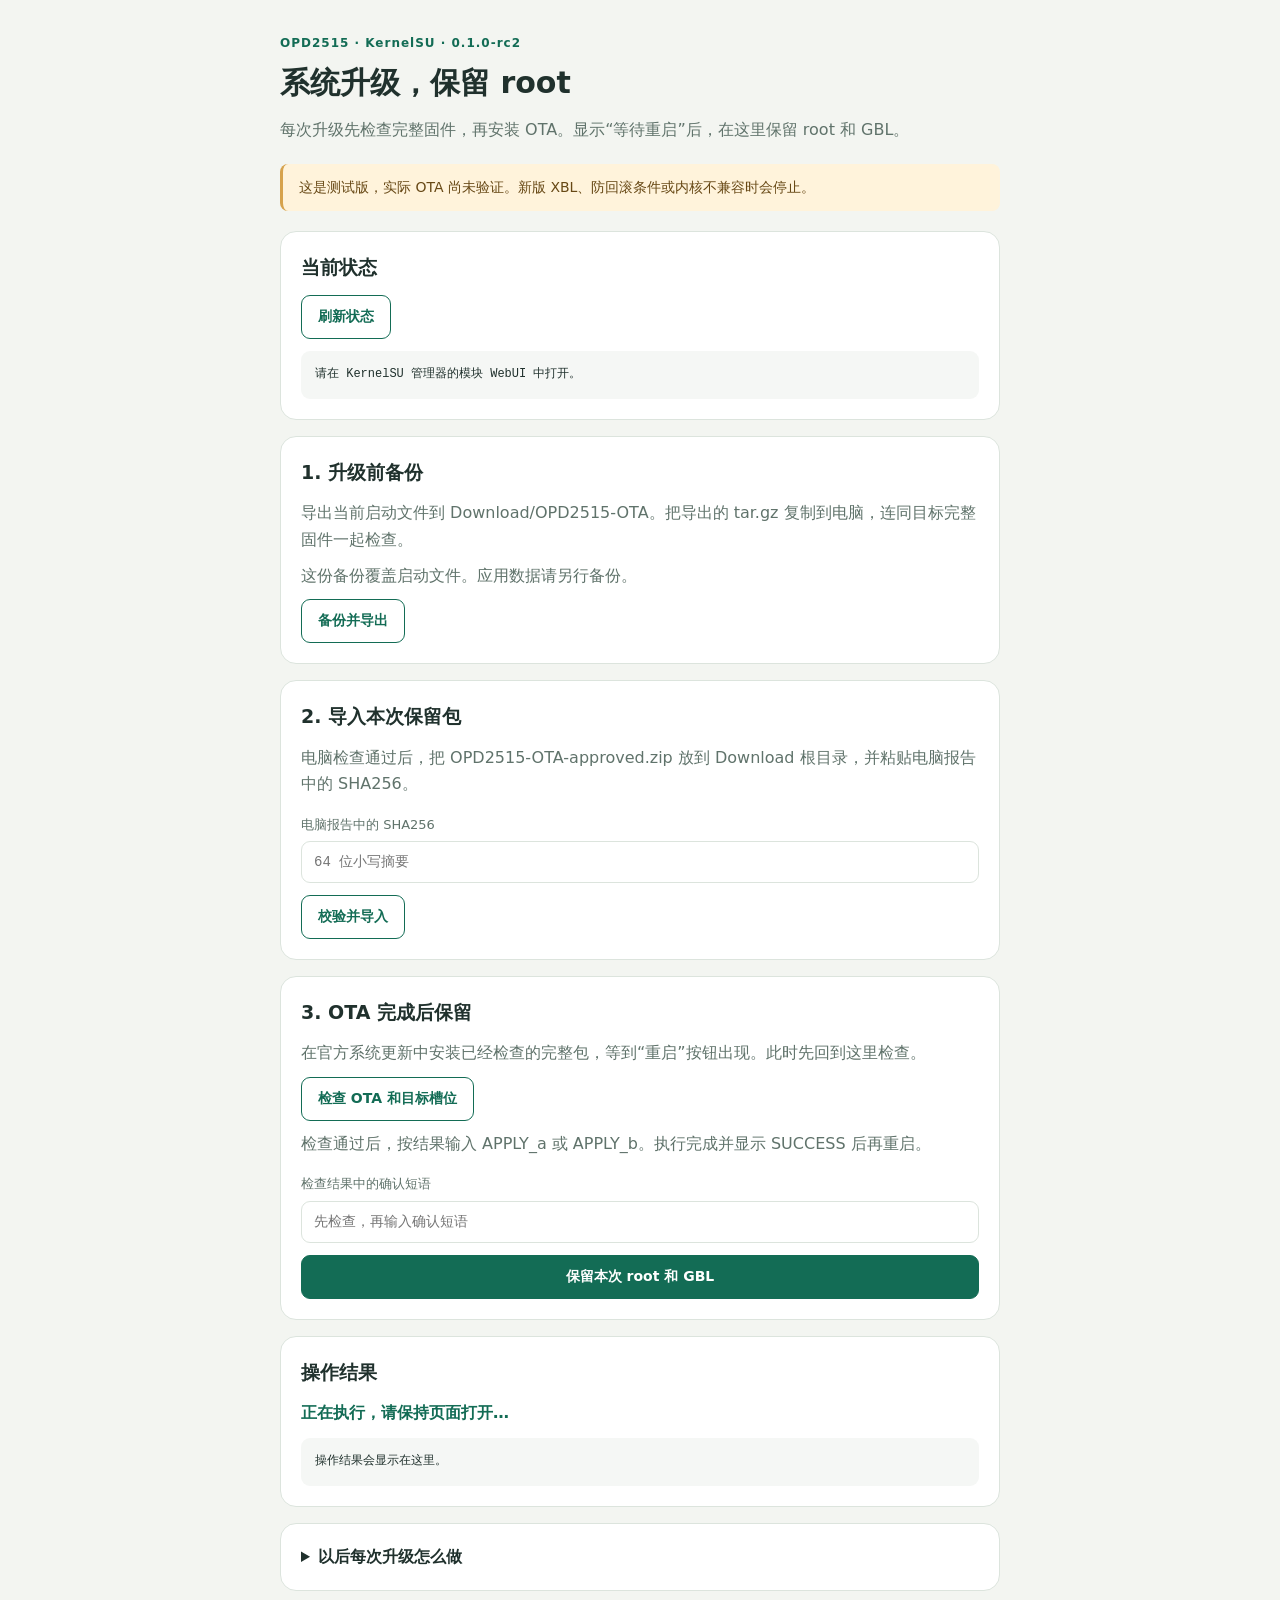
<file: OPD2515-OTA-Helper/module/webroot/index.html>
<!doctype html>
<html lang="zh-CN">
<head>
  <meta charset="utf-8"><meta name="viewport" content="width=device-width,initial-scale=1,viewport-fit=cover">
  <meta name="color-scheme" content="light dark">
  <title>OPPO Pad Mini OTA 助手</title><link rel="stylesheet" href="style.css">
</head>
<body>
<main>
  <p class="eyebrow">OPD2515 · KernelSU · 0.1.0-rc2</p>
  <h1>系统升级，保留 root</h1>
  <p>每次升级先检查完整固件，再安装 OTA。显示“等待重启”后，在这里保留 root 和 GBL。</p>
  <div class="notice">这是测试版，实际 OTA 尚未验证。新版 XBL、防回滚条件或内核不兼容时会停止。</div>
  <section>
    <h2>当前状态</h2>
    <button data-action="status">刷新状态</button>
    <pre id="status">正在读取…</pre>
  </section>
  <section>
    <h2>1. 升级前备份</h2>
    <p>导出当前启动文件到 Download/OPD2515-OTA。把导出的 tar.gz 复制到电脑，连同目标完整固件一起检查。</p>
    <p>这份备份覆盖启动文件。应用数据请另行备份。</p>
    <button data-action="export">备份并导出</button>
  </section>
  <section>
    <h2>2. 导入本次保留包</h2>
    <p>电脑检查通过后，把 OPD2515-OTA-approved.zip 放到 Download 根目录，并粘贴电脑报告中的 SHA256。</p>
    <label for="digest">电脑报告中的 SHA256</label>
    <input id="digest" autocomplete="off" autocapitalize="none" spellcheck="false" placeholder="64 位小写摘要">
    <button data-action="import">校验并导入</button>
  </section>
  <section>
    <h2>3. OTA 完成后保留</h2>
    <p>在官方系统更新中安装已经检查的完整包，等到“重启”按钮出现。此时先回到这里检查。</p>
    <button data-action="preview">检查 OTA 和目标槽位</button>
    <p>检查通过后，按结果输入 APPLY_a 或 APPLY_b。执行完成并显示 SUCCESS 后再重启。</p>
    <label for="ack">检查结果中的确认短语</label>
    <input id="ack" autocomplete="off" autocapitalize="none" spellcheck="false" placeholder="先检查，再输入确认短语">
    <button data-action="apply" class="primary">保留本次 root 和 GBL</button>
  </section>
  <section>
    <h2>操作结果</h2>
    <p id="activity" role="status" aria-live="polite">就绪</p>
    <pre id="result">操作结果会显示在这里。</pre>
  </section>
  <details><summary>以后每次升级怎么做</summary>
    <ol><li>备份应用数据，导出新的启动文件备份。</li><li>获取目标官方完整固件，在电脑运行附带的检查工具。</li><li>检查通过后导入本次保留包。</li><li>安装该版本的官方完整 OTA，等待重启。</li><li>回到模块检查并执行保留，显示 SUCCESS 后重启。</li><li>确认系统版本已更新、KernelSU 正常、Shell 能获得 root。</li></ol>
    <p>本版要求完整 OTA，暂不支持增量包。“保留包”绑定本次版本和槽位，每次都要重新生成。</p>
    <p>检查失败或操作中断时先不要重启。查看电脑目录里的《以后升级系统.md》。</p>
  </details>
</main><script src="app.js"></script>
</body>
</html>
</file>
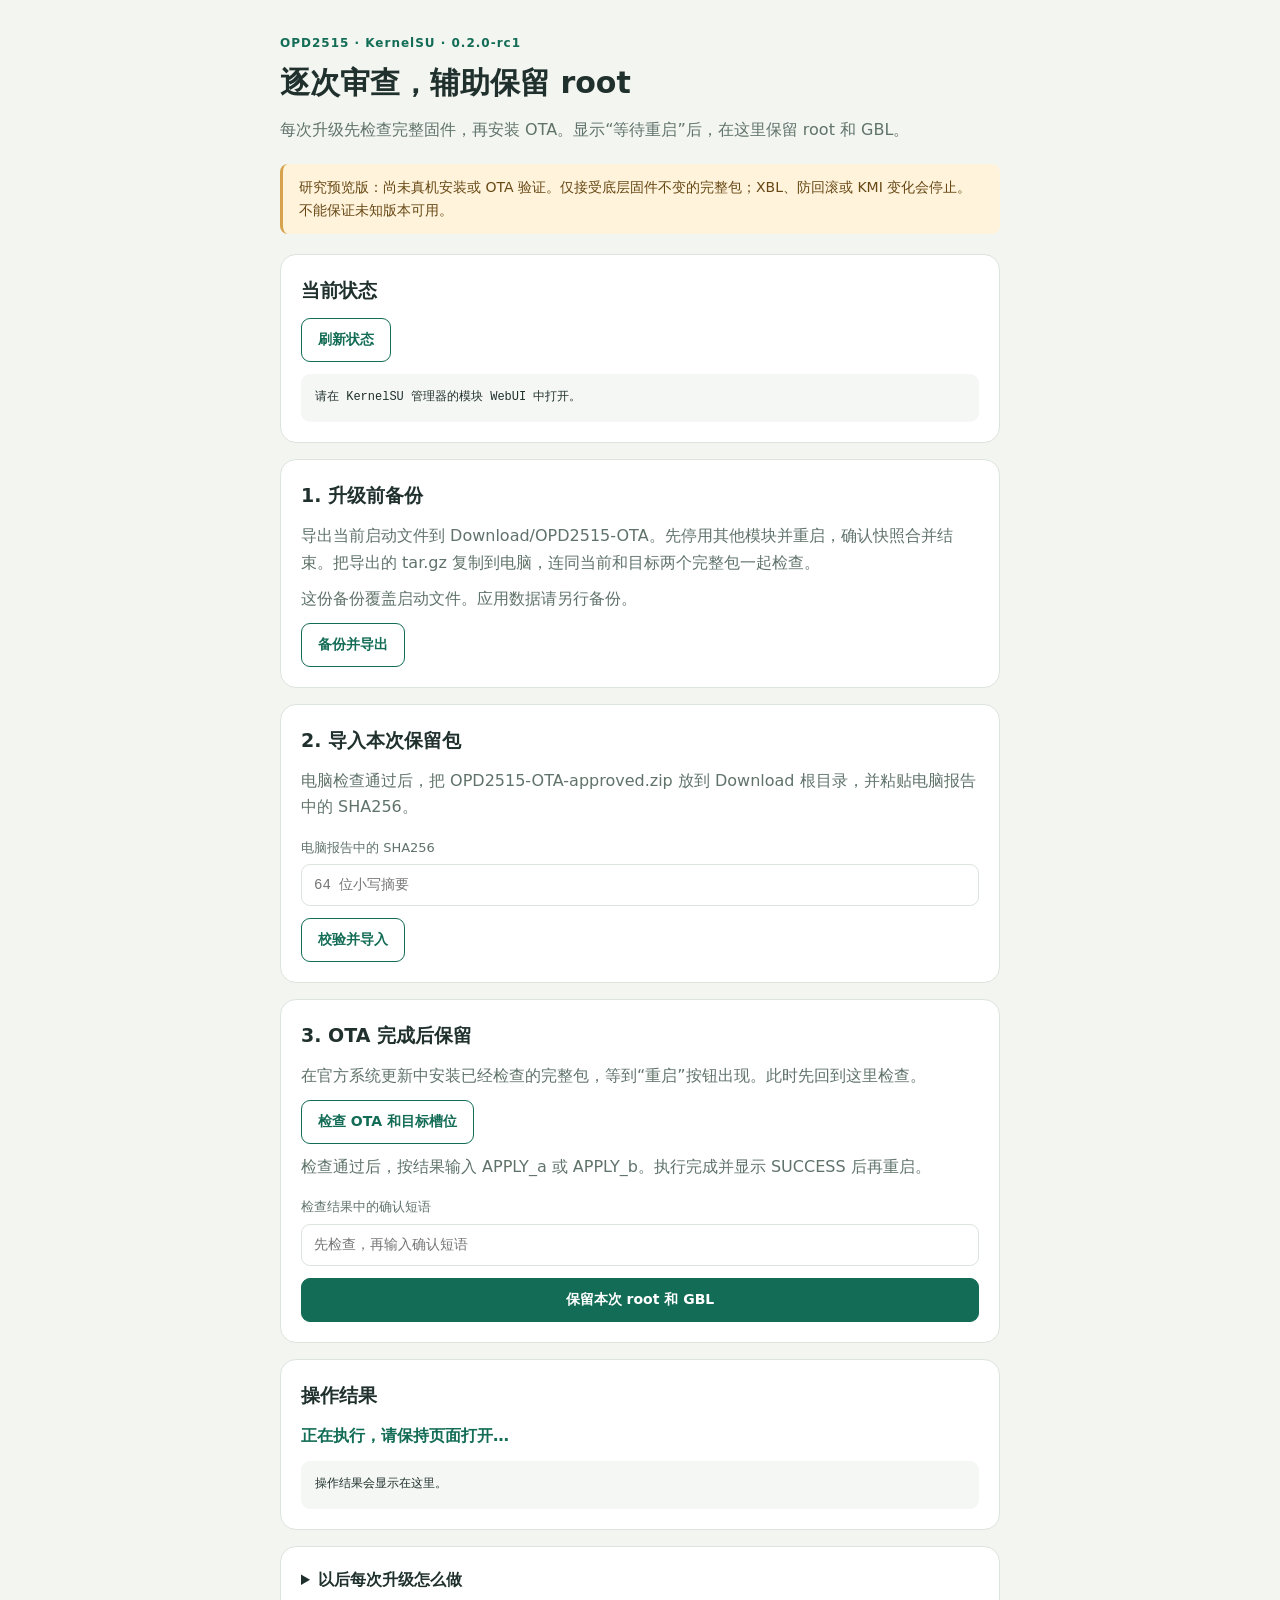
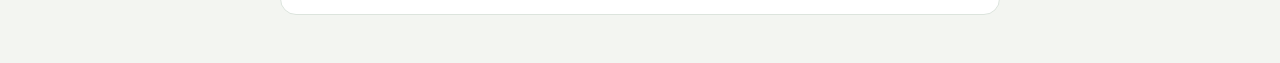
<file: ota-helper/module/webroot/index.html>
<!doctype html>
<html lang="zh-CN">
<head>
  <meta charset="utf-8"><meta name="viewport" content="width=device-width,initial-scale=1,viewport-fit=cover">
  <meta name="color-scheme" content="light dark">
  <title>OPPO Pad Mini OTA 助手</title><link rel="stylesheet" href="style.css">
</head>
<body>
<main>
  <p class="eyebrow">OPD2515 · KernelSU · 0.2.0-rc1</p>
  <h1>逐次审查，辅助保留 root</h1>
  <p>每次升级先检查完整固件，再安装 OTA。显示“等待重启”后，在这里保留 root 和 GBL。</p>
  <div class="notice">研究预览版：尚未真机安装或 OTA 验证。仅接受底层固件不变的完整包；XBL、防回滚或 KMI 变化会停止。不能保证未知版本可用。</div>
  <section>
    <h2>当前状态</h2>
    <button data-action="status">刷新状态</button>
    <pre id="status">正在读取…</pre>
  </section>
  <section>
    <h2>1. 升级前备份</h2>
    <p>导出当前启动文件到 Download/OPD2515-OTA。先停用其他模块并重启，确认快照合并结束。把导出的 tar.gz 复制到电脑，连同当前和目标两个完整包一起检查。</p>
    <p>这份备份覆盖启动文件。应用数据请另行备份。</p>
    <button data-action="export">备份并导出</button>
  </section>
  <section>
    <h2>2. 导入本次保留包</h2>
    <p>电脑检查通过后，把 OPD2515-OTA-approved.zip 放到 Download 根目录，并粘贴电脑报告中的 SHA256。</p>
    <label for="digest">电脑报告中的 SHA256</label>
    <input id="digest" autocomplete="off" autocapitalize="none" spellcheck="false" placeholder="64 位小写摘要">
    <button data-action="import">校验并导入</button>
  </section>
  <section>
    <h2>3. OTA 完成后保留</h2>
    <p>在官方系统更新中安装已经检查的完整包，等到“重启”按钮出现。此时先回到这里检查。</p>
    <button data-action="preview">检查 OTA 和目标槽位</button>
    <p>检查通过后，按结果输入 APPLY_a 或 APPLY_b。执行完成并显示 SUCCESS 后再重启。</p>
    <label for="ack">检查结果中的确认短语</label>
    <input id="ack" autocomplete="off" autocapitalize="none" spellcheck="false" placeholder="先检查，再输入确认短语">
    <button data-action="apply" class="primary">保留本次 root 和 GBL</button>
  </section>
  <section>
    <h2>操作结果</h2>
    <p id="activity" role="status" aria-live="polite">就绪</p>
    <pre id="result">操作结果会显示在这里。</pre>
  </section>
  <details><summary>以后每次升级怎么做</summary>
    <ol><li>备份应用数据，导出新的启动文件备份。</li><li>获取目标官方完整固件，在电脑运行附带的检查工具。</li><li>检查通过后导入本次保留包。</li><li>安装该版本的官方完整 OTA，等待重启。</li><li>回到模块检查并执行保留，显示 SUCCESS 后重启。</li><li>确认系统版本已更新、KernelSU 正常、Shell 能获得 root。</li></ol>
    <p>本版要求完整 OTA，暂不支持增量包。“保留包”绑定本次版本和槽位，每次都要重新生成。</p>
    <p>检查失败或操作中断时先不要重启。查看仓库 ota-helper/README.md。此模块不会代替更新器激活槽位。</p>
  </details>
</main><script src="app.js"></script>
</body>
</html>
</file>
<file: OPD2515-OTA-Helper/module/webroot/style.css>
:root {font-family:system-ui,-apple-system,"Microsoft YaHei",sans-serif;color:#20312d;background:#f3f5f1;line-height:1.65;--panel:#fff;--line:#dce4dd;--accent:#136c55;--muted:#60736b;}
* {box-sizing:border-box}
body {margin:0;padding:24px 18px 48px}
main {max-width:720px;margin:auto}
h1 {font-size:30px;line-height:1.25;margin:6px 0 16px;font-weight:700}
h2 {font-size:19px;margin:0 0 12px}
p {margin:10px 0;color:var(--muted)}
.eyebrow {font-size:12px;letter-spacing:1px;color:var(--accent);font-weight:600}
section,details {background:var(--panel);border:1px solid var(--line);border-radius:16px;padding:20px;margin-top:16px}
.notice {border-left:3px solid #d6a24c;background:#fff3db;color:#674815;padding:12px 16px;border-radius:8px;font-size:14px;margin:20px 0}
label {display:block;font-size:13px;margin-top:16px;color:var(--muted)}
input {display:block;width:100%;padding:12px;font:14px ui-monospace,monospace;background:transparent;color:inherit;border:1px solid var(--line);border-radius:9px;margin:6px 0 12px}
button {border:1px solid var(--accent);border-radius:9px;background:transparent;color:var(--accent);padding:11px 16px;font:600 14px system-ui;cursor:pointer;min-height:44px}
.primary {background:var(--accent);color:white;width:100%}
button:disabled {opacity:.45;cursor:wait}
pre {font-size:12px;white-space:pre-wrap;overflow-wrap:anywhere;background:rgba(111,140,121,.07);padding:14px;border-radius:9px;max-height:440px;overflow:auto;margin-bottom:0}
summary {cursor:pointer;font-weight:600}
#activity {color:var(--accent);font-weight:600}
@media(prefers-color-scheme:dark) {:root {color:#e2eee6;background:#111914;--panel:#1a251f;--line:#32443a;--accent:#76d1aa;--muted:#a6bbad}.notice {background:#342818;color:#efcc8e}.primary {color:#112b20}}
</file>
<file: ota-helper/module/webroot/style.css>
:root {font-family:system-ui,-apple-system,"Microsoft YaHei",sans-serif;color:#20312d;background:#f3f5f1;line-height:1.65;--panel:#fff;--line:#dce4dd;--accent:#136c55;--muted:#60736b;}
* {box-sizing:border-box}
body {margin:0;padding:24px 18px 48px}
main {max-width:720px;margin:auto}
h1 {font-size:30px;line-height:1.25;margin:6px 0 16px;font-weight:700}
h2 {font-size:19px;margin:0 0 12px}
p {margin:10px 0;color:var(--muted)}
.eyebrow {font-size:12px;letter-spacing:1px;color:var(--accent);font-weight:600}
section,details {background:var(--panel);border:1px solid var(--line);border-radius:16px;padding:20px;margin-top:16px}
.notice {border-left:3px solid #d6a24c;background:#fff3db;color:#674815;padding:12px 16px;border-radius:8px;font-size:14px;margin:20px 0}
label {display:block;font-size:13px;margin-top:16px;color:var(--muted)}
input {display:block;width:100%;padding:12px;font:14px ui-monospace,monospace;background:transparent;color:inherit;border:1px solid var(--line);border-radius:9px;margin:6px 0 12px}
button {border:1px solid var(--accent);border-radius:9px;background:transparent;color:var(--accent);padding:11px 16px;font:600 14px system-ui;cursor:pointer;min-height:44px}
.primary {background:var(--accent);color:white;width:100%}
button:disabled {opacity:.45;cursor:wait}
pre {font-size:12px;white-space:pre-wrap;overflow-wrap:anywhere;background:rgba(111,140,121,.07);padding:14px;border-radius:9px;max-height:440px;overflow:auto;margin-bottom:0}
summary {cursor:pointer;font-weight:600}
#activity {color:var(--accent);font-weight:600}
@media(prefers-color-scheme:dark) {:root {color:#e2eee6;background:#111914;--panel:#1a251f;--line:#32443a;--accent:#76d1aa;--muted:#a6bbad}.notice {background:#342818;color:#efcc8e}.primary {color:#112b20}}
</file>
